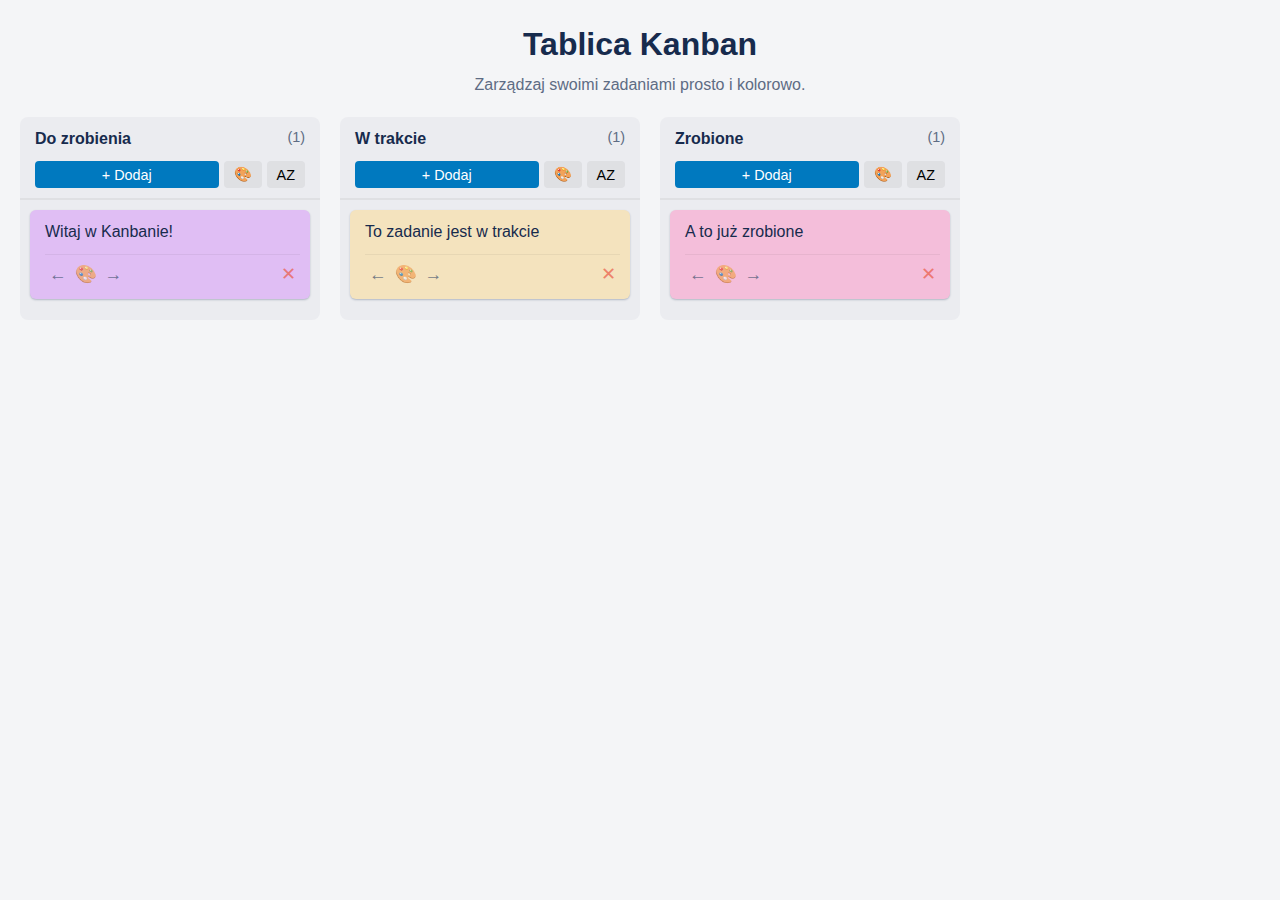
<file: lab-4/index.html>
<!DOCTYPE html>
<html lang="pl">
<head>
    <meta charset="UTF-8">
    <meta name="viewport" content="width=device-width, initial-scale=1.0">
    <title>Kanban Board - Lab 4</title>
    <link rel="stylesheet" href="css/style.css">
</head>
<body>

    <header>
        <h1>Tablica Kanban</h1>
        <p>Zarządzaj swoimi zadaniami prosto i kolorowo.</p>
    </header>

    <div class="board">
        <section class="column" id="col-todo" data-status="todo">
            <div class="column-header">
                <h2>Do zrobienia <span class="counter">(0)</span></h2>
                <div class="column-actions">
                    <button class="btn-add" title="Dodaj kartę">+ Dodaj</button>
                    <button class="btn-color-col" title="Pokoloruj kolumnę">🎨</button>
                    <button class="btn-sort" title="Sortuj alfabetycznie">AZ</button>
                </div>
            </div>
            <div class="card-list">
                </div>
        </section>

        <section class="column" id="col-inprogress" data-status="inprogress">
            <div class="column-header">
                <h2>W trakcie <span class="counter">(0)</span></h2>
                <div class="column-actions">
                    <button class="btn-add" title="Dodaj kartę">+ Dodaj</button>
                    <button class="btn-color-col" title="Pokoloruj kolumnę">🎨</button>
                    <button class="btn-sort" title="Sortuj alfabetycznie">AZ</button>
                </div>
            </div>
            <div class="card-list">
                </div>
        </section>

        <section class="column" id="col-done" data-status="done">
            <div class="column-header">
                <h2>Zrobione <span class="counter">(0)</span></h2>
                <div class="column-actions">
                    <button class="btn-add" title="Dodaj kartę">+ Dodaj</button>
                    <button class="btn-color-col" title="Pokoloruj kolumnę">🎨</button>
                    <button class="btn-sort" title="Sortuj alfabetycznie">AZ</button>
                </div>
            </div>
            <div class="card-list">
                </div>
        </section>
    </div>

    <script src="script.js"></script>
</body>
</html>
</file>
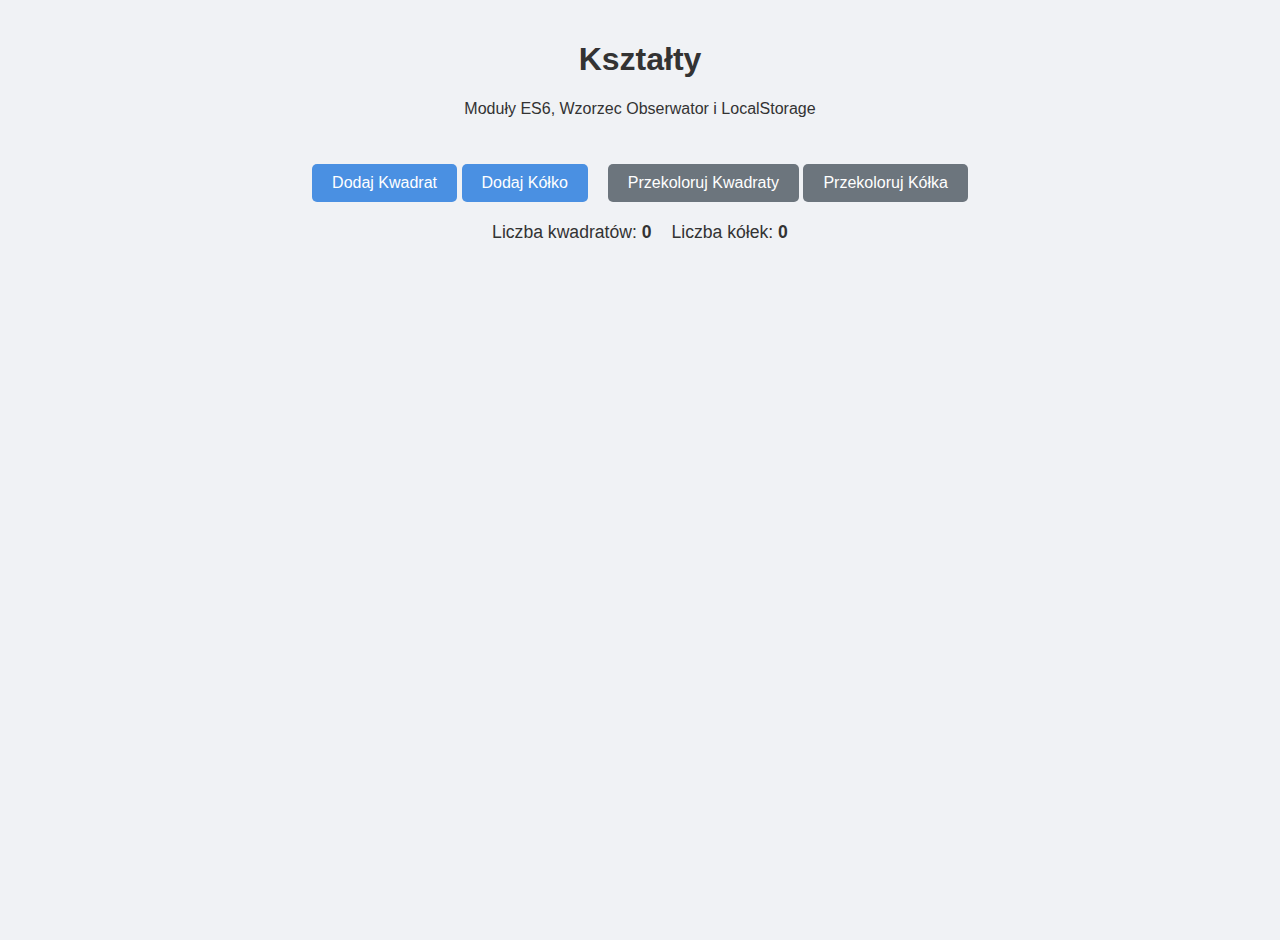
<file: lab-5/index.html>
<!DOCTYPE html>
<html lang="pl">
<head>
    <meta charset="UTF-8">
    <meta name="viewport" content="width=device-width, initial-scale=1.0">
    <title>Lab 5 - Kształty (Moduły & Observer)</title>
    <link rel="stylesheet" href="css/style.css">
</head>
<body>

    <header>
        <h1>Kształty</h1>
        <p>Moduły ES6, Wzorzec Obserwator i LocalStorage</p>
    </header>

    <div class="controls">
        <div class="control-group">
            <button id="add-square" class="btn">Dodaj Kwadrat</button>
            <button id="add-circle" class="btn">Dodaj Kółko</button>
        </div>
        <div class="control-group">
            <button id="recolor-squares" class="btn secondary">Przekoloruj Kwadraty</button>
            <button id="recolor-circles" class="btn secondary">Przekoloruj Kółka</button>
        </div>
    </div>

    <div class="stats">
        <div class="stat-box">
            Liczba kwadratów: <strong id="count-square">0</strong>
        </div>
        <div class="stat-box">
            Liczba kółek: <strong id="count-circle">0</strong>
        </div>
    </div>

    <main id="shapes-container" class="shapes-grid">
        </main>

    <script type="module" src="app.js"></script>
</body>
</html>
</file>
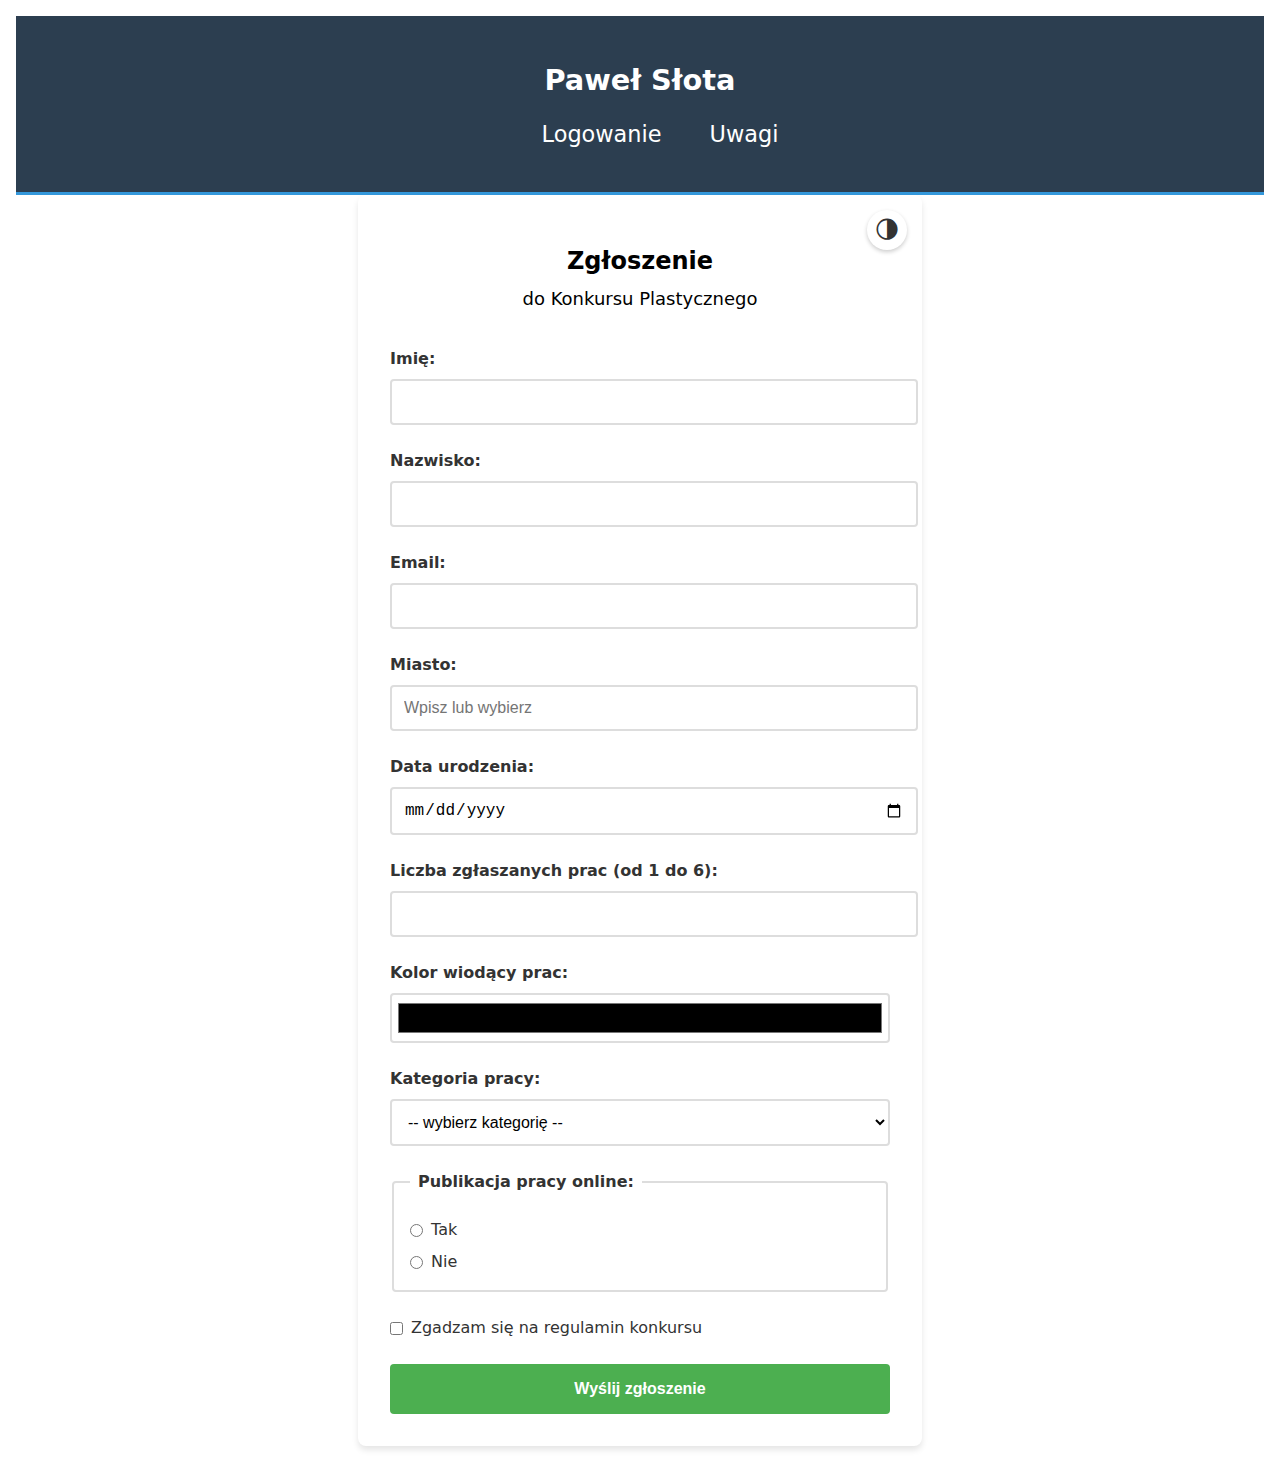
<file: lab-1/login.html>
<!DOCTYPE html>
<html lang="en">

<head>
    <meta charset="UTF-8">
    <meta name="viewport" content="width=device-width, initial-scale=1.0">
    <title>Paweł Słota</title>
    <link rel="stylesheet" href="css/konkurs.css">
    <link rel="stylesheet" href="css/main.css">
</head>

<body>
    <header>
        <h1>Paweł Słota</h1>
        <nav>
            <ul>
                <li><a href="./login.html">Logowanie</a></li>
                <li><a href="./uwagi.html">Uwagi</a></li>
            </ul>
        </nav>
    </header>

    <main>
        <input type="checkbox" id="theme-toggle" class="theme-checkbox">

        <form class="contest-form" action="https://httpbin.org/get" method="get">
            <input type="checkbox" id="theme-toggle" class="theme-checkbox">
            <label for="theme-toggle" class="theme-toggle-corner" title="Przełącz motyw jasny/ciemny">🌗</label>

            <h1>Zgłoszenie<br><span class="subtitle">do Konkursu Plastycznego</span></h1>
            <div class="form-group">
                <label for="imie">Imię:</label>
                <input type="text" id="imie" name="imie" maxlength="30" required>
            </div>

            <div class="form-group">
                <label for="nazwisko">Nazwisko:</label>
                <input type="text" id="nazwisko" name="nazwisko" maxlength="50" required>
            </div>

            <div class="form-group">
                <label for="email">Email:</label>
                <input type="email" id="email" name="email" required>
            </div>

            <div class="form-group">
                <label for="miasto">Miasto:</label>
                <input list="miasta" id="miasto" name="miasto" placeholder="Wpisz lub wybierz" required>
                <datalist id="miasta">
                    <option value="Warszawa">
                    <option value="Kraków">
                    <option value="Wrocław">
                    <option value="Poznań">
                    <option value="Gdańsk">
                </datalist>
            </div>

            <div class="form-group">
                <label for="data-urodzenia">Data urodzenia:</label>
                <input type="date" id="data-urodzenia" name="data_urodzenia" required>
            </div>

            <div class="form-group">
                <label for="liczba-prac">Liczba zgłaszanych prac (od 1 do 6):</label>
                <input type="number" id="liczba-prac" name="liczba_prac" min="1" max="6" required>
            </div>

            <div class="form-group">
                <label for="kolor">Kolor wiodący prac:</label>
                <input type="color" id="kolor" name="kolor" value="#000000" required>
            </div>

            <div class="form-group">
                <label for="kategoria">Kategoria pracy:</label>
                <select id="kategoria" name="kategoria" required>
                    <option value="">-- wybierz kategorię --</option>
                    <option value="rysunek">Rysunek</option>
                    <option value="malarstwo">Malarstwo</option>
                    <option value="grafika">Grafika</option>
                    <option value="fotografia">Fotografia</option>
                </select>
            </div>

            <fieldset class="form-group">
                <legend>Publikacja pracy online:</legend>
                <div class="radio-group">
                    <div class="radio-option">
                        <input type="radio" id="publikacja-tak" name="publikacja" value="tak" required>
                        <label for="publikacja-tak">Tak</label>
                    </div>
                    <div class="radio-option">
                        <input type="radio" id="publikacja-nie" name="publikacja" value="nie">
                        <label for="publikacja-nie">Nie</label>
                    </div>
                </div>
            </fieldset>

            <div class="form-group checkbox-group">
                <input type="checkbox" id="zgoda" name="zgoda" required>
                <label for="zgoda">Zgadzam się na regulamin konkursu</label>
            </div>

            <button type="submit">Wyślij zgłoszenie</button>
        </form>
    </main>
</body>

</html>
</file>
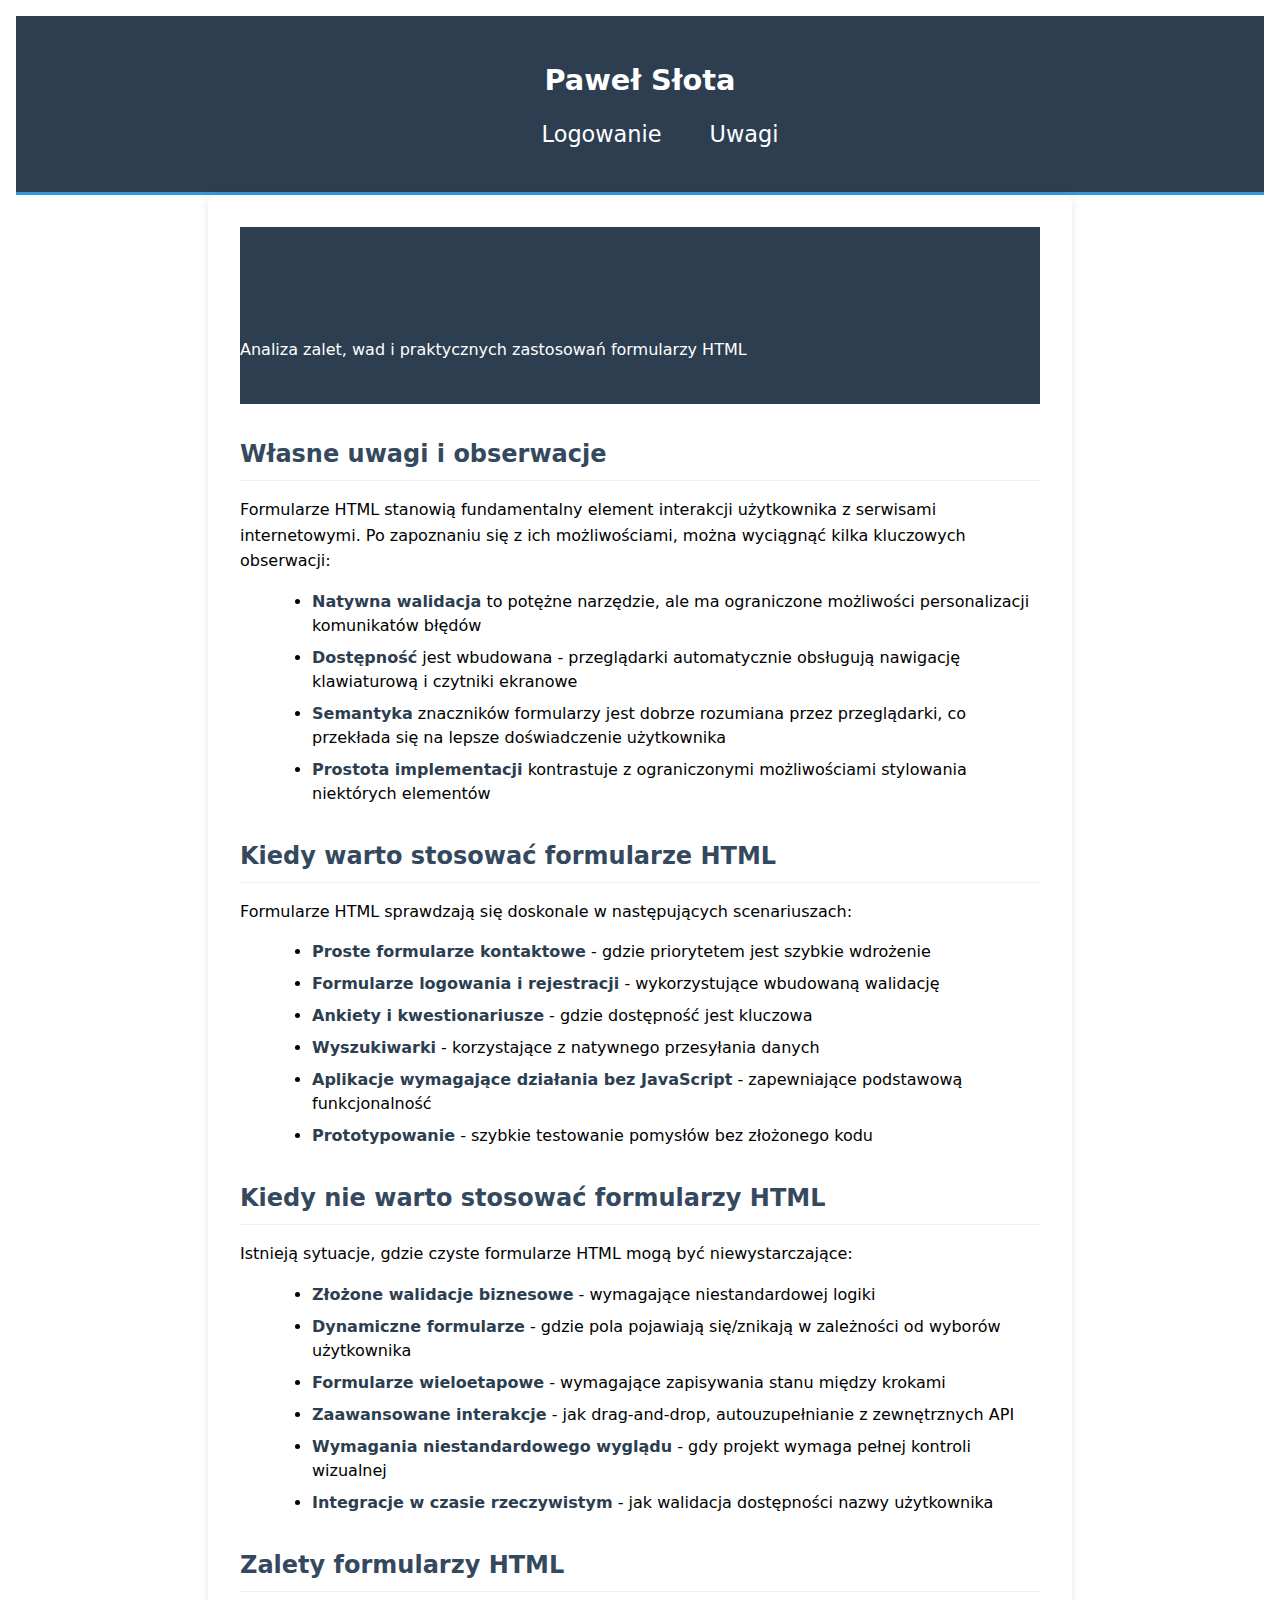
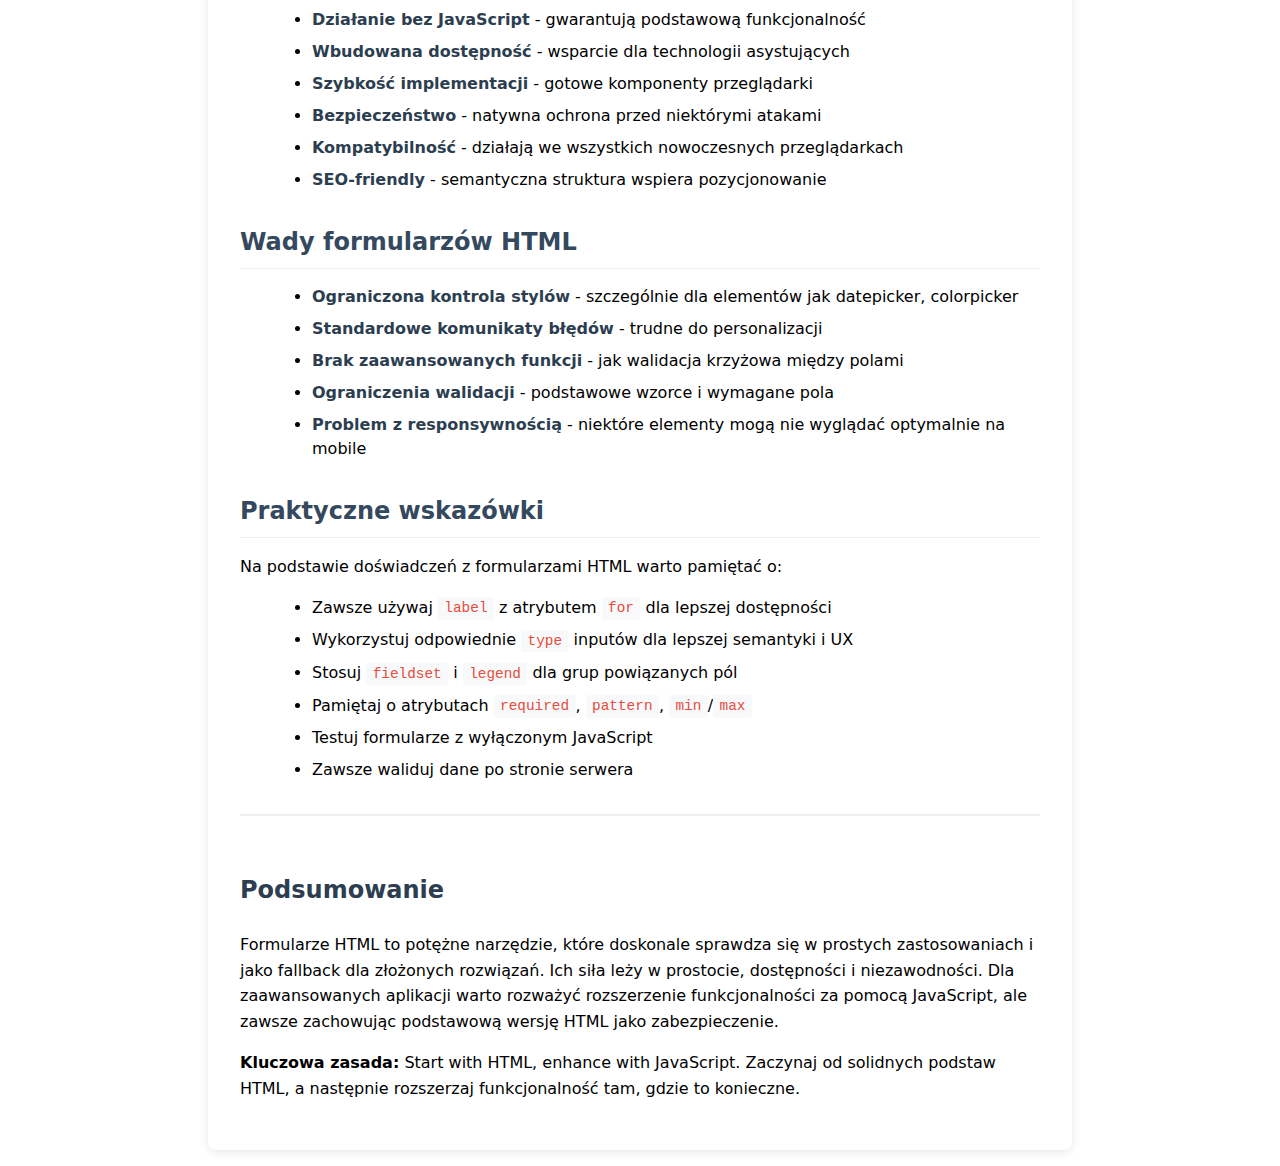
<file: lab-1/uwagi.html>
<!DOCTYPE html>
<html lang="pl">
<head>
    <meta charset="UTF-8">
    <meta name="viewport" content="width=device-width, initial-scale=1.0">
    <title>Paweł Słota</title>
    <link rel="stylesheet" href="css/main.css">
</head>
<body>
    <header>
        <h1>Paweł Słota</h1>
        <nav>
            <ul>
                <li><a href="./login.html">Logowanie</a></li>
                <li><a href="./uwagi.html">Uwagi</a></li>
            </ul>
        </nav>
    </header>
    
    <main>
        <article>
            <header>
                <h1>Uwagi o formularzach HTML</h1>
                <p>Analiza zalet, wad i praktycznych zastosowań formularzy HTML</p>
            </header>

            <section>
                <h2>Własne uwagi i obserwacje</h2>
                <p>Formularze HTML stanowią fundamentalny element interakcji użytkownika z serwisami internetowymi. Po zapoznaniu się z ich możliwościami, można wyciągnąć kilka kluczowych obserwacji:</p>
                
                <ul>
                    <li><strong>Natywna walidacja</strong> to potężne narzędzie, ale ma ograniczone możliwości personalizacji komunikatów błędów</li>
                    <li><strong>Dostępność</strong> jest wbudowana - przeglądarki automatycznie obsługują nawigację klawiaturową i czytniki ekranowe</li>
                    <li><strong>Semantyka</strong> znaczników formularzy jest dobrze rozumiana przez przeglądarki, co przekłada się na lepsze doświadczenie użytkownika</li>
                    <li><strong>Prostota implementacji</strong> kontrastuje z ograniczonymi możliwościami stylowania niektórych elementów</li>
                </ul>
            </section>

            <section>
                <h2>Kiedy warto stosować formularze HTML</h2>
                <p>Formularze HTML sprawdzają się doskonale w następujących scenariuszach:</p>
                
                <ul>
                    <li><strong>Proste formularze kontaktowe</strong> - gdzie priorytetem jest szybkie wdrożenie</li>
                    <li><strong>Formularze logowania i rejestracji</strong> - wykorzystujące wbudowaną walidację</li>
                    <li><strong>Ankiety i kwestionariusze</strong> - gdzie dostępność jest kluczowa</li>
                    <li><strong>Wyszukiwarki</strong> - korzystające z natywnego przesyłania danych</li>
                    <li><strong>Aplikacje wymagające działania bez JavaScript</strong> - zapewniające podstawową funkcjonalność</li>
                    <li><strong>Prototypowanie</strong> - szybkie testowanie pomysłów bez złożonego kodu</li>
                </ul>
            </section>

            <section>
                <h2>Kiedy nie warto stosować formularzy HTML</h2>
                <p>Istnieją sytuacje, gdzie czyste formularze HTML mogą być niewystarczające:</p>
                
                <ul>
                    <li><strong>Złożone walidacje biznesowe</strong> - wymagające niestandardowej logiki</li>
                    <li><strong>Dynamiczne formularze</strong> - gdzie pola pojawiają się/znikają w zależności od wyborów użytkownika</li>
                    <li><strong>Formularze wieloetapowe</strong> - wymagające zapisywania stanu między krokami</li>
                    <li><strong>Zaawansowane interakcje</strong> - jak drag-and-drop, autouzupełnianie z zewnętrznych API</li>
                    <li><strong>Wymagania niestandardowego wyglądu</strong> - gdy projekt wymaga pełnej kontroli wizualnej</li>
                    <li><strong>Integracje w czasie rzeczywistym</strong> - jak walidacja dostępności nazwy użytkownika</li>
                </ul>
            </section>

            <section>
                <h2>Zalety formularzy HTML</h2>
                <ul>
                    <li><strong>Działanie bez JavaScript</strong> - gwarantują podstawową funkcjonalność</li>
                    <li><strong>Wbudowana dostępność</strong> - wsparcie dla technologii asystujących</li>
                    <li><strong>Szybkość implementacji</strong> - gotowe komponenty przeglądarki</li>
                    <li><strong>Bezpieczeństwo</strong> - natywna ochrona przed niektórymi atakami</li>
                    <li><strong>Kompatybilność</strong> - działają we wszystkich nowoczesnych przeglądarkach</li>
                    <li><strong>SEO-friendly</strong> - semantyczna struktura wspiera pozycjonowanie</li>
                </ul>
            </section>

            <section>
                <h2>Wady formularzów HTML</h2>
                <ul>
                    <li><strong>Ograniczona kontrola stylów</strong> - szczególnie dla elementów jak datepicker, colorpicker</li>
                    <li><strong>Standardowe komunikaty błędów</strong> - trudne do personalizacji</li>
                    <li><strong>Brak zaawansowanych funkcji</strong> - jak walidacja krzyżowa między polami</li>
                    <li><strong>Ograniczenia walidacji</strong> - podstawowe wzorce i wymagane pola</li>
                    <li><strong>Problem z responsywnością</strong> - niektóre elementy mogą nie wyglądać optymalnie na mobile</li>
                </ul>
            </section>

            <section>
                <h2>Praktyczne wskazówki</h2>
                <p>Na podstawie doświadczeń z formularzami HTML warto pamiętać o:</p>
                
                <ul>
                    <li>Zawsze używaj <code>label</code> z atrybutem <code>for</code> dla lepszej dostępności</li>
                    <li>Wykorzystuj odpowiednie <code>type</code> inputów dla lepszej semantyki i UX</li>
                    <li>Stosuj <code>fieldset</code> i <code>legend</code> dla grup powiązanych pól</li>
                    <li>Pamiętaj o atrybutach <code>required</code>, <code>pattern</code>, <code>min</code>/<code>max</code></li>
                    <li>Testuj formularze z wyłączonym JavaScript</li>
                    <li>Zawsze waliduj dane po stronie serwera</li>
                </ul>
            </section>

            <footer>
                <h2>Podsumowanie</h2>
                <p>Formularze HTML to potężne narzędzie, które doskonale sprawdza się w prostych zastosowaniach i jako fallback dla złożonych rozwiązań. Ich siła leży w prostocie, dostępności i niezawodności. Dla zaawansowanych aplikacji warto rozważyć rozszerzenie funkcjonalności za pomocą JavaScript, ale zawsze zachowując podstawową wersję HTML jako zabezpieczenie.</p>
                
                <p><strong>Kluczowa zasada:</strong> Start with HTML, enhance with JavaScript. Zaczynaj od solidnych podstaw HTML, a następnie rozszerzaj funkcjonalność tam, gdzie to konieczne.</p>
            </footer>
        </article>
    </main>
</body>
</html>
</file>
<file: lab-5/css/style.css>
:root {
    --bg-color: #f0f2f5;
    --text-color: #333;
    --primary-color: #4a90e2;
    --secondary-color: #50e3c2;
    --danger-color: #e74c3c;
}

body {
    font-family: 'Segoe UI', Tahoma, Geneva, Verdana, sans-serif;
    background-color: var(--bg-color);
    color: var(--text-color);
    margin: 0;
    padding: 20px;
    display: flex;
    flex-direction: column;
    align-items: center;
    min-height: 100vh;
}

header {
    text-align: center;
    margin-bottom: 30px;
}

.controls {
    display: flex;
    gap: 20px;
    margin-bottom: 20px;
    flex-wrap: wrap;
    justify-content: center;
}

.btn {
    padding: 10px 20px;
    border: none;
    border-radius: 5px;
    background-color: var(--primary-color);
    color: white;
    cursor: pointer;
    font-size: 1rem;
    transition: transform 0.1s, opacity 0.2s;
}

.btn.secondary {
    background-color: #6c757d;
}

.btn:hover {
    opacity: 0.9;
    transform: translateY(-2px);
}

.btn:active {
    transform: translateY(0);
}

.stats {
    display: flex;
    gap: 20px;
    margin-bottom: 30px;
    font-size: 1.1rem;
}

.shapes-grid {
    display: flex;
    flex-wrap: wrap;
    gap: 20px;
    justify-content: center;
    width: 100%;
    max-width: 1000px;
}

.shape {
    width: 100px;
    height: 100px;
    display: flex;
    align-items: center;
    justify-content: center;
    cursor: pointer;
    box-shadow: 0 4px 6px rgba(0,0,0,0.1);
    transition: transform 0.2s ease-in, opacity 0.2s;
    position: relative;
    animation: popIn 0.3s cubic-bezier(0.175, 0.885, 0.32, 1.275);
}

.shape:hover {
    transform: scale(1.05);
}

.shape:active {
    transform: scale(0.95);
}

.shape.circle {
    border-radius: 50%;
}

.shape.square {
    border-radius: 8px;
}

@keyframes popIn {
    from { opacity: 0; transform: scale(0.5); }
    to { opacity: 1; transform: scale(1); }
}
</file>
<file: lab-1/css/konkurs.css>
.contest-form {
    max-width: 500px;
    margin: 0 auto;
    background: white;
    padding: 2rem;
    border-radius: 8px;
    box-shadow: 0 4px 6px rgba(0,0,0,0.1);
    font-size: 16px;
    color: #333;
    position: relative;
}

.contest-form h1 {
    text-align: center;
    margin-bottom: 2rem;
    font-size: 24px;
    font-weight: bold;
    color: #000;
}

.contest-form .subtitle {
    font-weight: normal;
    font-size: 18px;
}

.form-group {
    margin-bottom: 1.5rem;
}

.form-group label {
    display: block;
    margin-bottom: 0.5rem;
    font-weight: bold;
    font-size: 16px;
}

.form-group input,
.form-group select {
    width: 100%;
    padding: 0.75rem;
    border: 2px solid #ddd;
    border-radius: 4px;
    font-size: 16px;
    background: white;
}

.form-group input:focus,
.form-group select:focus {
    outline: none;
    border-color: #4CAF50;
}

input[type="color"] {
    height: 50px;
    padding: 0.25rem;
    cursor: pointer;
}

fieldset {
    border: 2px solid #ddd;
    border-radius: 4px;
    padding: 1rem;
}

fieldset legend {
    font-weight: bold;
    padding: 0 0.5rem;
    font-size: 16px;
}

.radio-group {
    margin-top: 0.5rem;
}

.radio-option {
    display: flex;
    align-items: center;
    gap: 0.5rem;
    margin-bottom: 0.5rem;
}

.radio-option:last-child {
    margin-bottom: 0;
}

.radio-option input[type="radio"] {
    width: auto;
    margin: 0;
}

.radio-option label {
    font-weight: normal;
    cursor: pointer;
    margin: 0;
}

.checkbox-group {
    display: flex;
    align-items: center;
    gap: 0.5rem;
}

.checkbox-group input[type="checkbox"] {
    width: auto;
    margin: 0;
}

.checkbox-group label {
    margin-bottom: 0;
    font-weight: normal;
    cursor: pointer;
}

button {
    width: 100%;
    padding: 1rem;
    background: #4CAF50;
    color: white;
    border: none;
    border-radius: 4px;
    font-size: 16px;
    font-weight: bold;
    cursor: pointer;
    transition: background-color 0.3s;
}

button:hover {
    background: #45a049;
}

.theme-checkbox {
    display: none;
}

.contest-form {
    position: relative;
}

.theme-toggle-corner {
    position: absolute;
    top: 15px;
    right: 15px;
    font-size: 24px;
    cursor: pointer;
    z-index: 10;
    background: white;
    border-radius: 50%;
    width: 40px;
    height: 40px;
    display: flex;
    align-items: center;
    justify-content: center;
    box-shadow: 0 2px 4px rgba(0,0,0,0.2);
    transition: all 0.3s ease;
}

.theme-toggle-corner:hover {
    transform: scale(1.1);
}

#theme-toggle:checked ~ .contest-form {
    background: #2d2d2d;
    color: #fff;
}

#theme-toggle:checked ~ .contest-form h1,
#theme-toggle:checked ~ .contest-form .subtitle {
    color: #fff;
}

#theme-toggle:checked ~ .contest-form .form-group input,
#theme-toggle:checked ~ .contest-form .form-group select,
#theme-toggle:checked ~ .contest-form fieldset {
    background: #3d3d3d;
    border-color: #555;
    color: #fff;
}

#theme-toggle:checked ~ .contest-form fieldset legend,
#theme-toggle:checked ~ .contest-form .form-group label {
    color: #fff;
}

#theme-toggle:checked ~ .contest-form .theme-toggle-corner {
    background: #3d3d3d;
    color: #fff;
}

button:hover,
input[type="radio"]:hover,
input[type="checkbox"]:hover,
label:hover,
.theme-toggle-corner:hover,
input[type="color"]:hover {
    cursor: pointer;
}
</file>
<file: lab-4/css/style.css>
/* Minimalny reset  */
html {
  font-size: 16px; /* bazowy rozmiar czcionki */
  font-family: system-ui, sans-serif; /* font systemowy */
  line-height: 1.5; /* lepsza czytelność */
}
body {
  margin: 1rem;
  padding: 0;
}

a {
  color: #0066cc; /* niebieski kolor linków */
  text-decoration: none; /* bez podkreślenia */
  font-size: 1.4rem;
}
a:hover {
  text-decoration: underline; /* podkreślenie przy najechaniu */
}
:root {
  --bg-color: #f4f5f7;
  --col-bg: #ebecf0;
  --text-color: #172b4d;
  --card-shadow: 0 1px 2px rgba(9, 30, 66, 0.25);
  --btn-hover: rgba(9, 30, 66, 0.08);
}

body {
  font-family: 'Segoe UI', Tahoma, Geneva, Verdana, sans-serif;
  background-color: var(--bg-color);
  color: var(--text-color);
  margin: 0;
  padding: 20px;
  display: flex;
  flex-direction: column;
  height: 100vh;
  box-sizing: border-box;
}

header {
  text-align: center;
  margin-bottom: 20px;
}

header h1 { margin: 0; font-size: 2rem; }
header p { margin: 5px 0 0; color: #5e6c84; }

.board {
  display: flex;
  gap: 20px;
  overflow-x: auto;
  flex-grow: 1;
  align-items: flex-start;
}

.column {
  background-color: var(--col-bg);
  border-radius: 8px;
  width: 300px;
  min-width: 300px;
  display: flex;
  flex-direction: column;
  max-height: 100%;
}

.column-header {
  padding: 10px 15px;
  border-bottom: 2px solid rgba(0,0,0,0.05);
}

.column-header h2 {
  font-size: 1rem;
  margin: 0 0 10px 0;
  display: flex;
  justify-content: space-between;
}

.counter {
  font-weight: normal;
  font-size: 0.9rem;
  color: #5e6c84;
}

.column-actions {
  display: flex;
  justify-content: space-between;
  gap: 5px;
}

button {
  border: none;
  border-radius: 4px;
  cursor: pointer;
  font-size: 0.9rem;
  padding: 5px 10px;
  transition: background 0.2s;
}

.btn-add { background-color: #0079bf; color: white; flex-grow: 1; }
.btn-add:hover { background-color: #026aa7; }
.btn-color-col, .btn-sort { background-color: rgba(0,0,0,0.05); }
.btn-color-col:hover, .btn-sort:hover { background-color: rgba(0,0,0,0.1); }

.card-list {
  padding: 10px;
  overflow-y: auto;
  flex-grow: 1;
  min-height: 100px;
}

.card {
  background-color: #fff;
  border-radius: 6px;
  box-shadow: var(--card-shadow);
  margin-bottom: 10px;
  padding: 10px;
  position: relative;
  transition: transform 0.2s;
  border-left: 5px solid transparent;
}

.card:hover {
  transform: translateY(-2px);
  box-shadow: 0 4px 8px rgba(9, 30, 66, 0.25);
}

.card-content {
  min-height: 20px;
  outline: none;
  margin-bottom: 10px;
  word-break: break-word;
}

.card-content:focus {
  background-color: rgba(255,255,255,0.5);
  border-radius: 3px;
  box-shadow: inset 0 0 0 2px #0079bf;
}

.card-controls {
  display: flex;
  justify-content: space-between;
  align-items: center;
  border-top: 1px solid rgba(0,0,0,0.05);
  padding-top: 5px;
  margin-top: 5px;
}

.card-btn {
  background: none;
  padding: 4px;
  font-size: 1.1rem;
  color: #42526e;
  opacity: 0.7;
}

.card-btn:hover {
  background-color: var(--btn-hover);
  opacity: 1;
}

.btn-delete { color: #eb5a46; margin-left: auto; }
</file>
<file: lab-1/css/main.css>
/* Minimalny reset  */
html {
  font-size: 16px; /* bazowy rozmiar czcionki */
  font-family: system-ui, sans-serif; /* font systemowy */
  line-height: 1.5; /* lepsza czytelność */
}
body {
  margin: 1rem;
  padding: 0;
}

a {
  color: #0066cc; /* niebieski kolor linków */
  text-decoration: none; /* bez podkreślenia */
  font-size: 1.4rem;
}
a:hover {
  text-decoration: underline; /* podkreślenie przy najechaniu */
}


header {
    background: #2c3e50;
    color: white;
    padding: 1.5rem 0;
    border-bottom: 3px solid #3498db;
}

header h1 {
    text-align: center;
    margin-bottom: 1rem;
    font-size: 1.8rem;
    font-weight: 600;
}

nav ul {
    list-style: none;
    display: flex;
    justify-content: center;
    gap: 3rem;
}

nav a {
    color: white;
    text-decoration: none;
    padding: 0.5rem 0;
    border-bottom: 2px solid transparent;
    transition: border-color 0.3s ease;
}

nav a:hover {
    border-bottom-color: #3498db;
}


article {
    background: white;
    padding: 2rem;
    border-radius: 8px;
    box-shadow: 0 2px 10px rgba(0, 0, 0, 0.1);
    max-width: 800px;
    margin: 0 auto;
}

article header {
    border-bottom: 2px solid #2c3e50;
    padding-bottom: 1.5rem;
    margin-bottom: 2rem;
}

article h1 {
    color: #2c3e50;
    font-size: 2rem;
    margin-bottom: 0.5rem;
}

article h2 {
    color: #34495e;
    margin: 2rem 0 1rem 0;
    padding-bottom: 0.5rem;
    border-bottom: 1px solid #ecf0f1;
}

article p {
    margin-bottom: 1rem;
    line-height: 1.6;
}

article ul {
    margin: 1rem 0 1rem 2rem;
}

article li {
    margin-bottom: 0.5rem;
    line-height: 1.5;
}

article li strong {
    color: #2c3e50;
}

article code {
    background: #f8f9fa;
    padding: 0.2rem 0.4rem;
    border-radius: 3px;
    font-family: 'Courier New', monospace;
    font-size: 0.9em;
    color: #e74c3c;
}

article footer {
    border-top: 2px solid #ecf0f1;
    padding-top: 1.5rem;
    margin-top: 2rem;
}

article footer h2 {
    color: #2c3e50;
    border-bottom: none;
}
</file>
